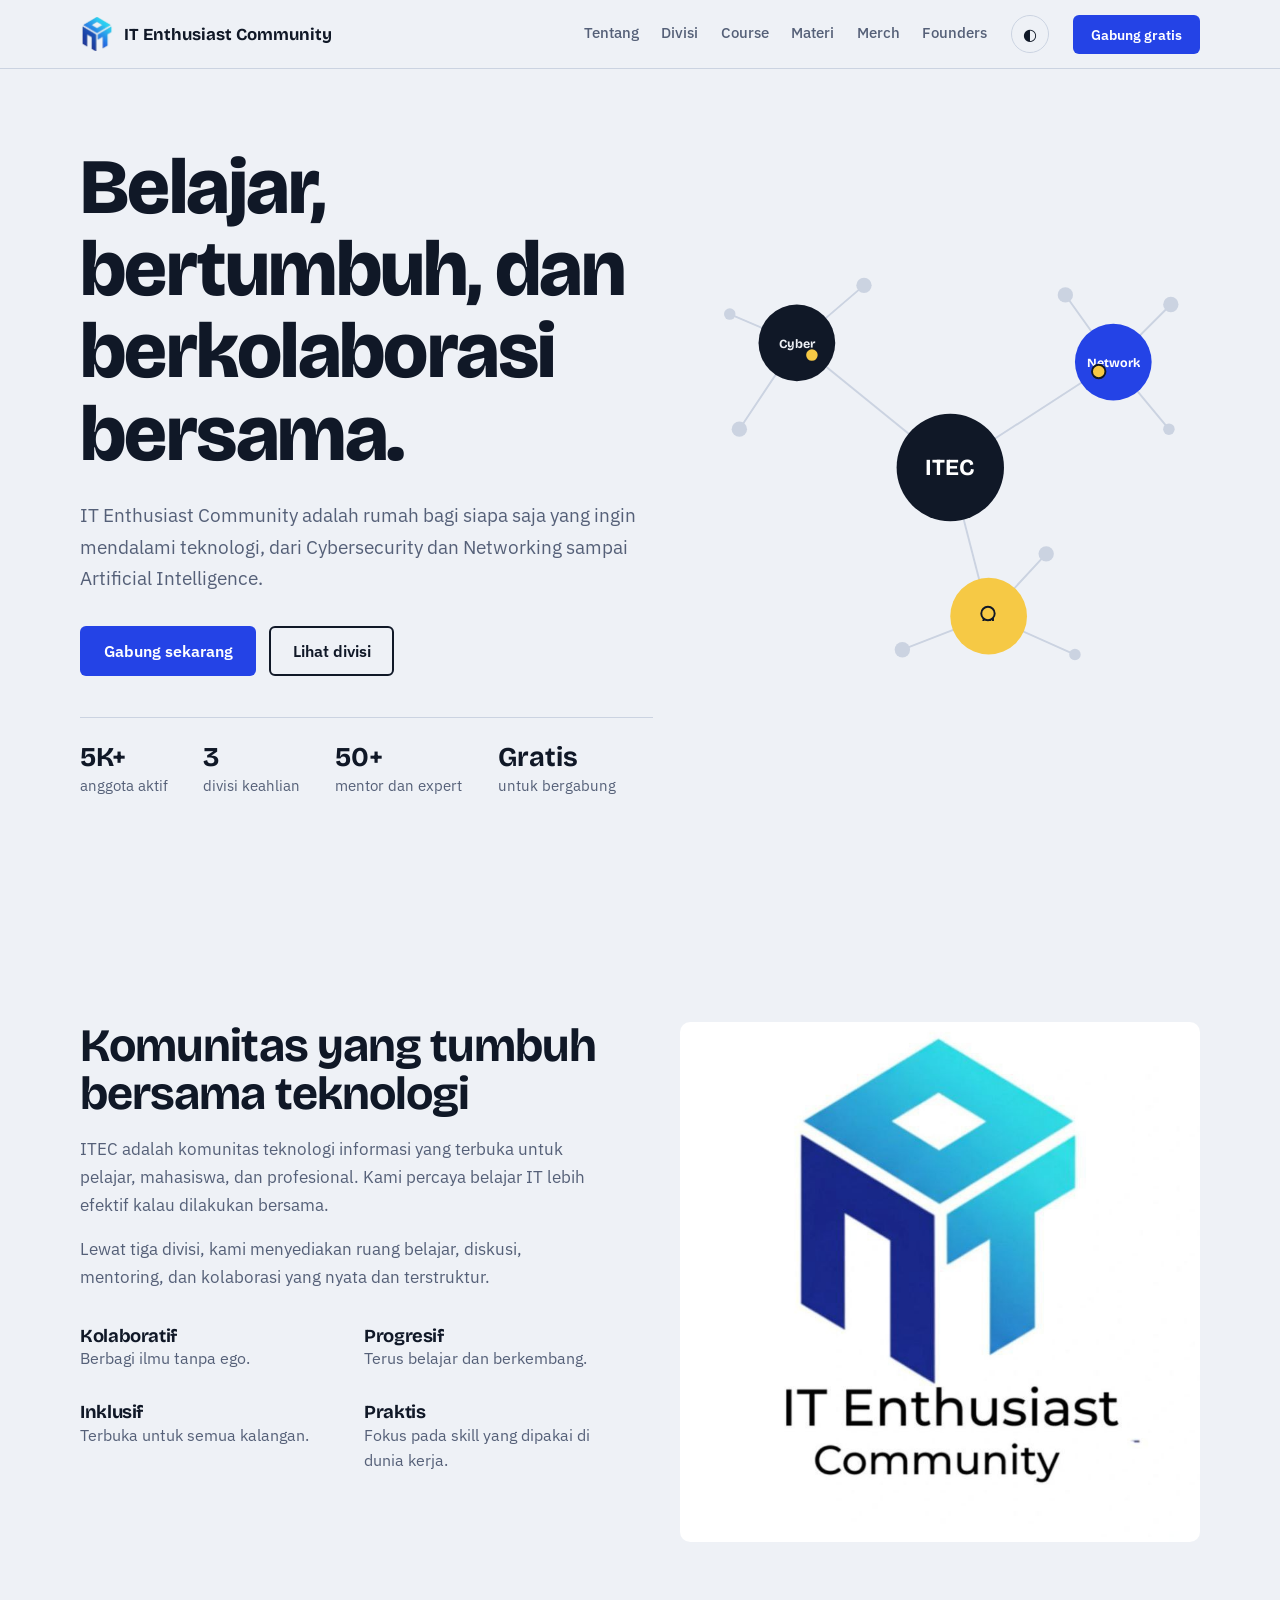
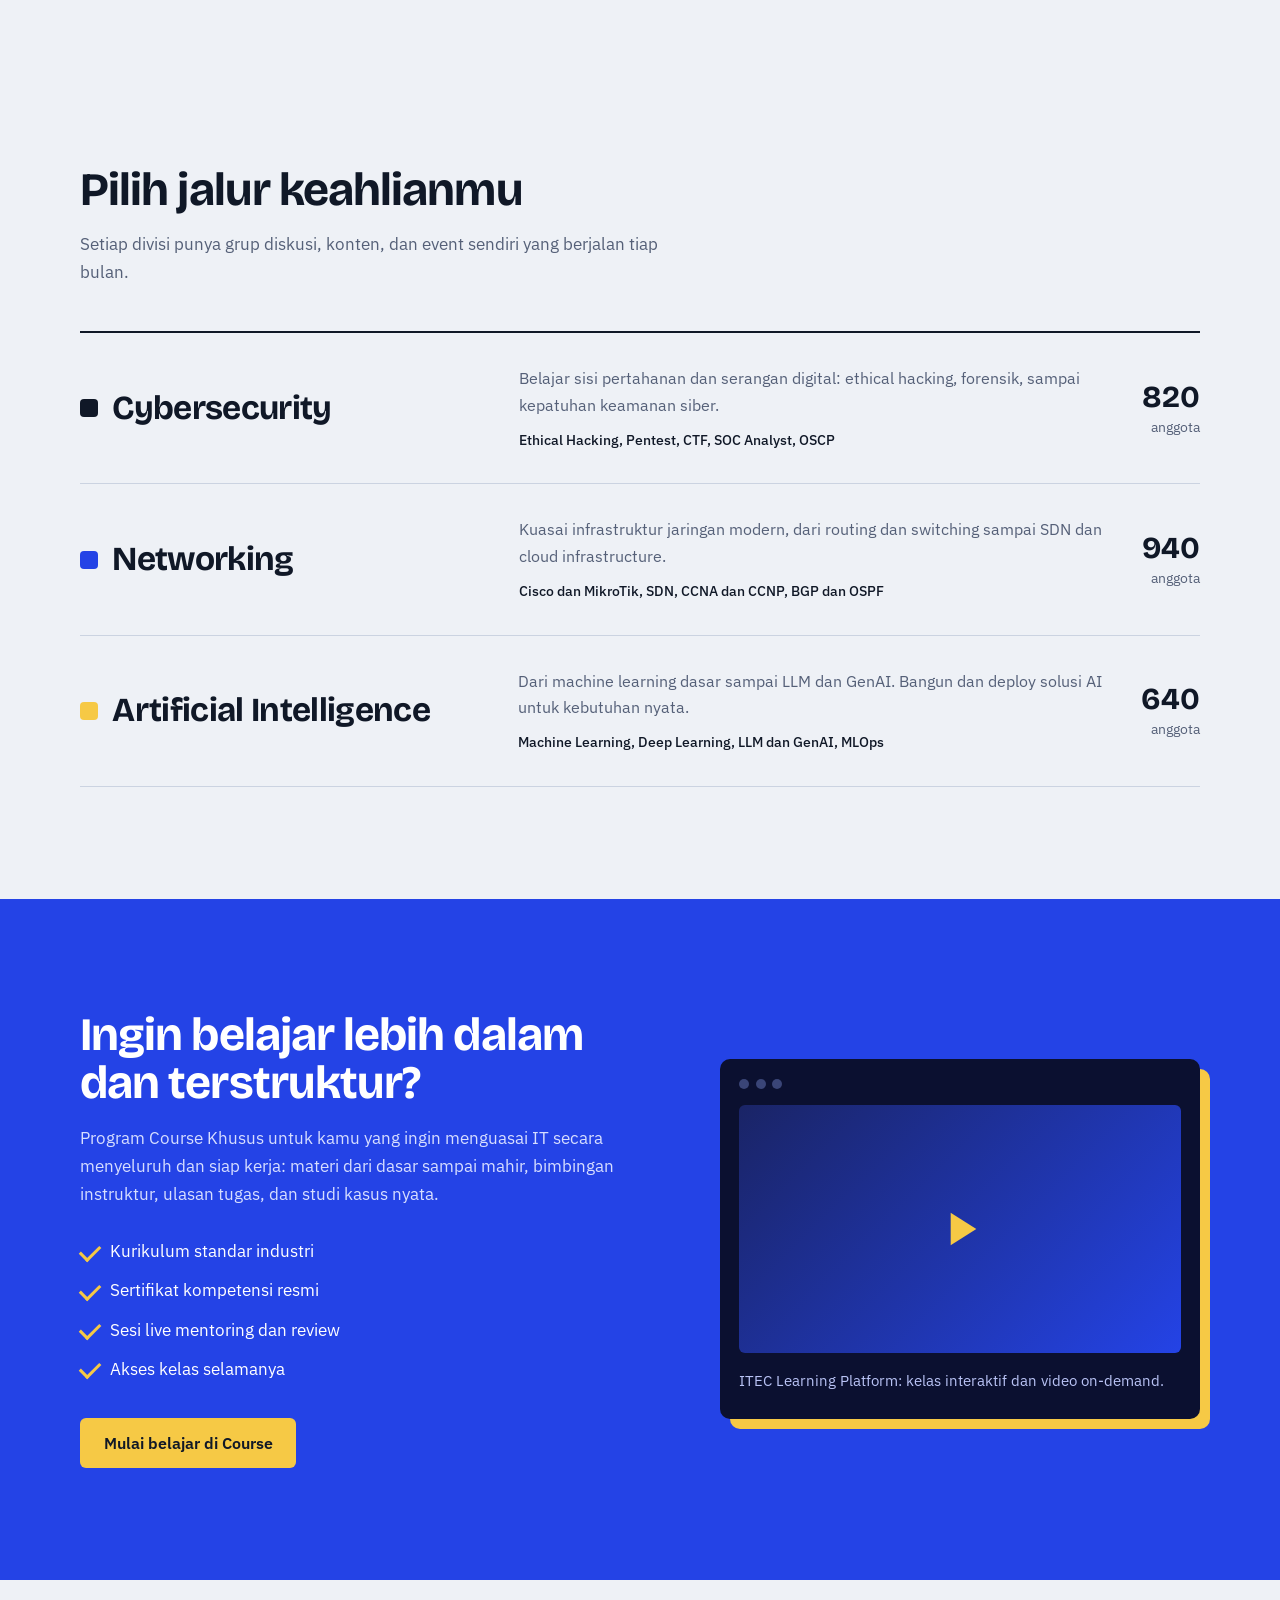
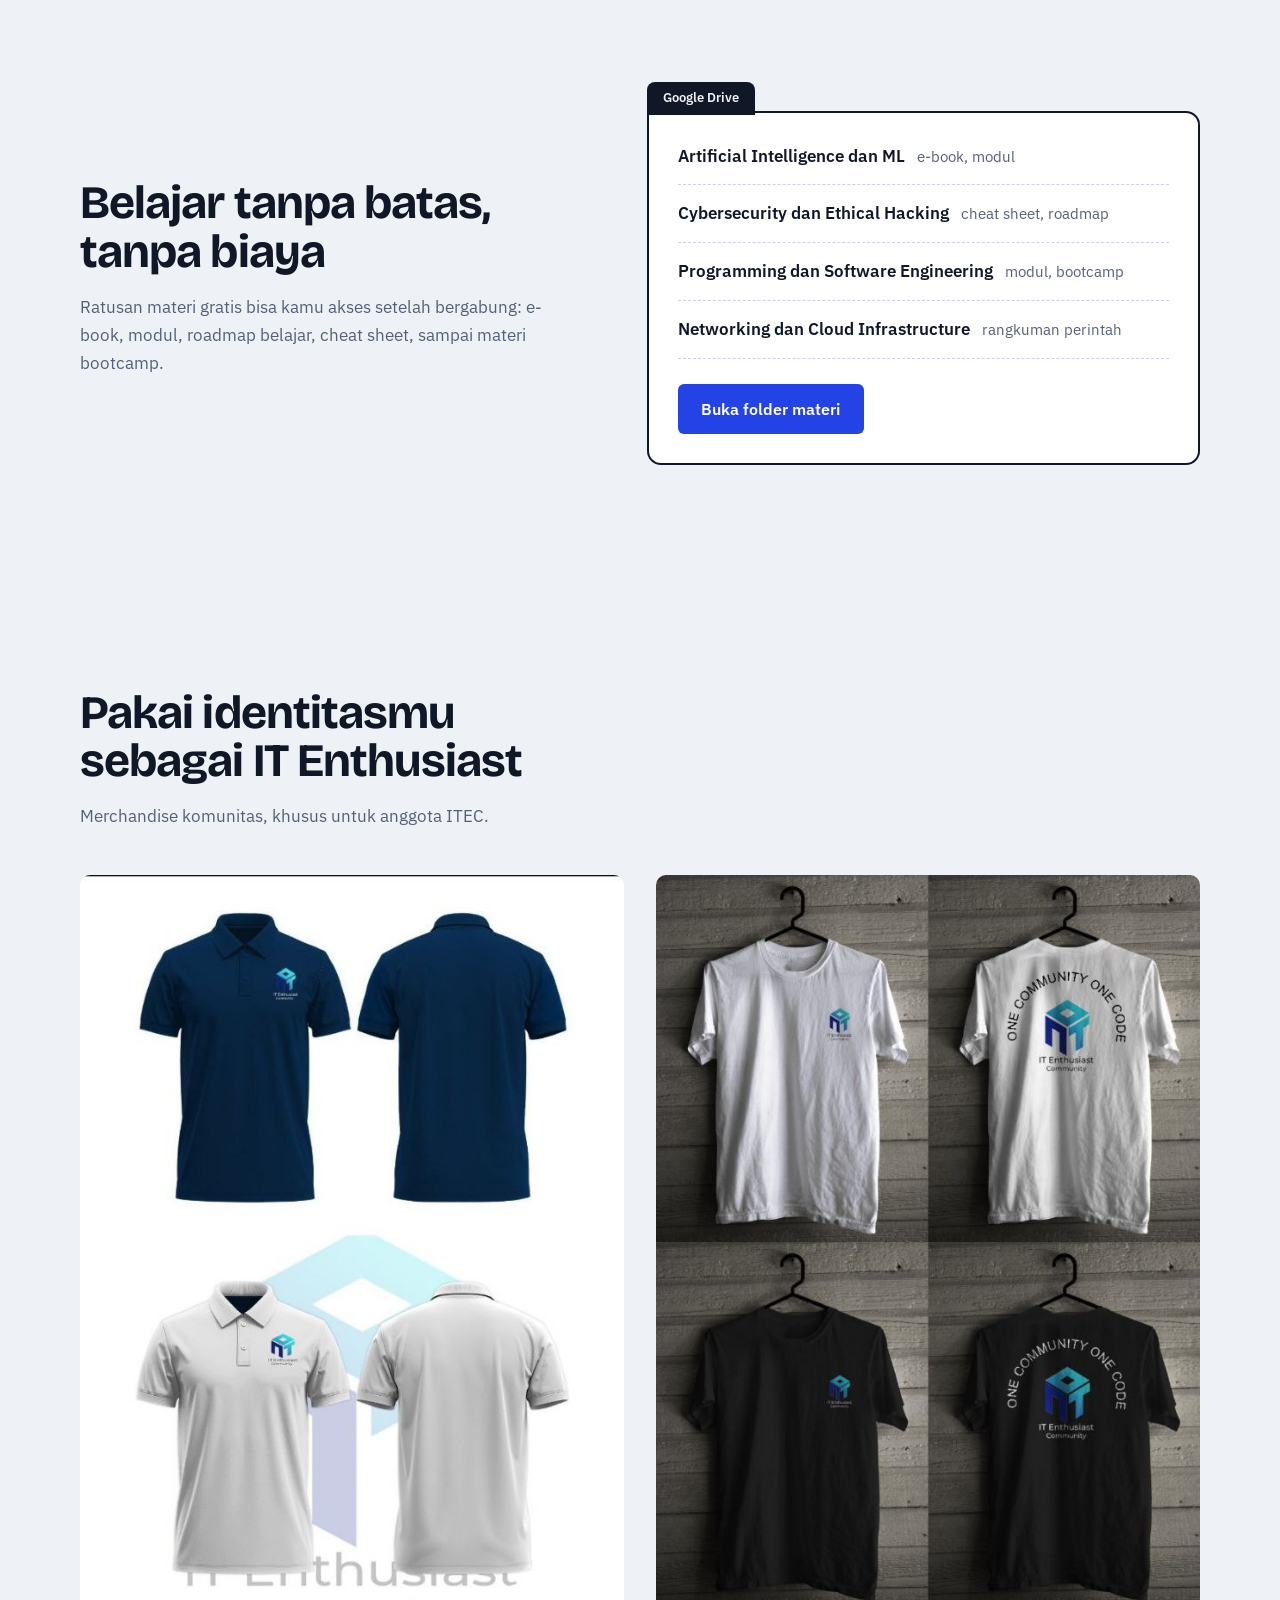
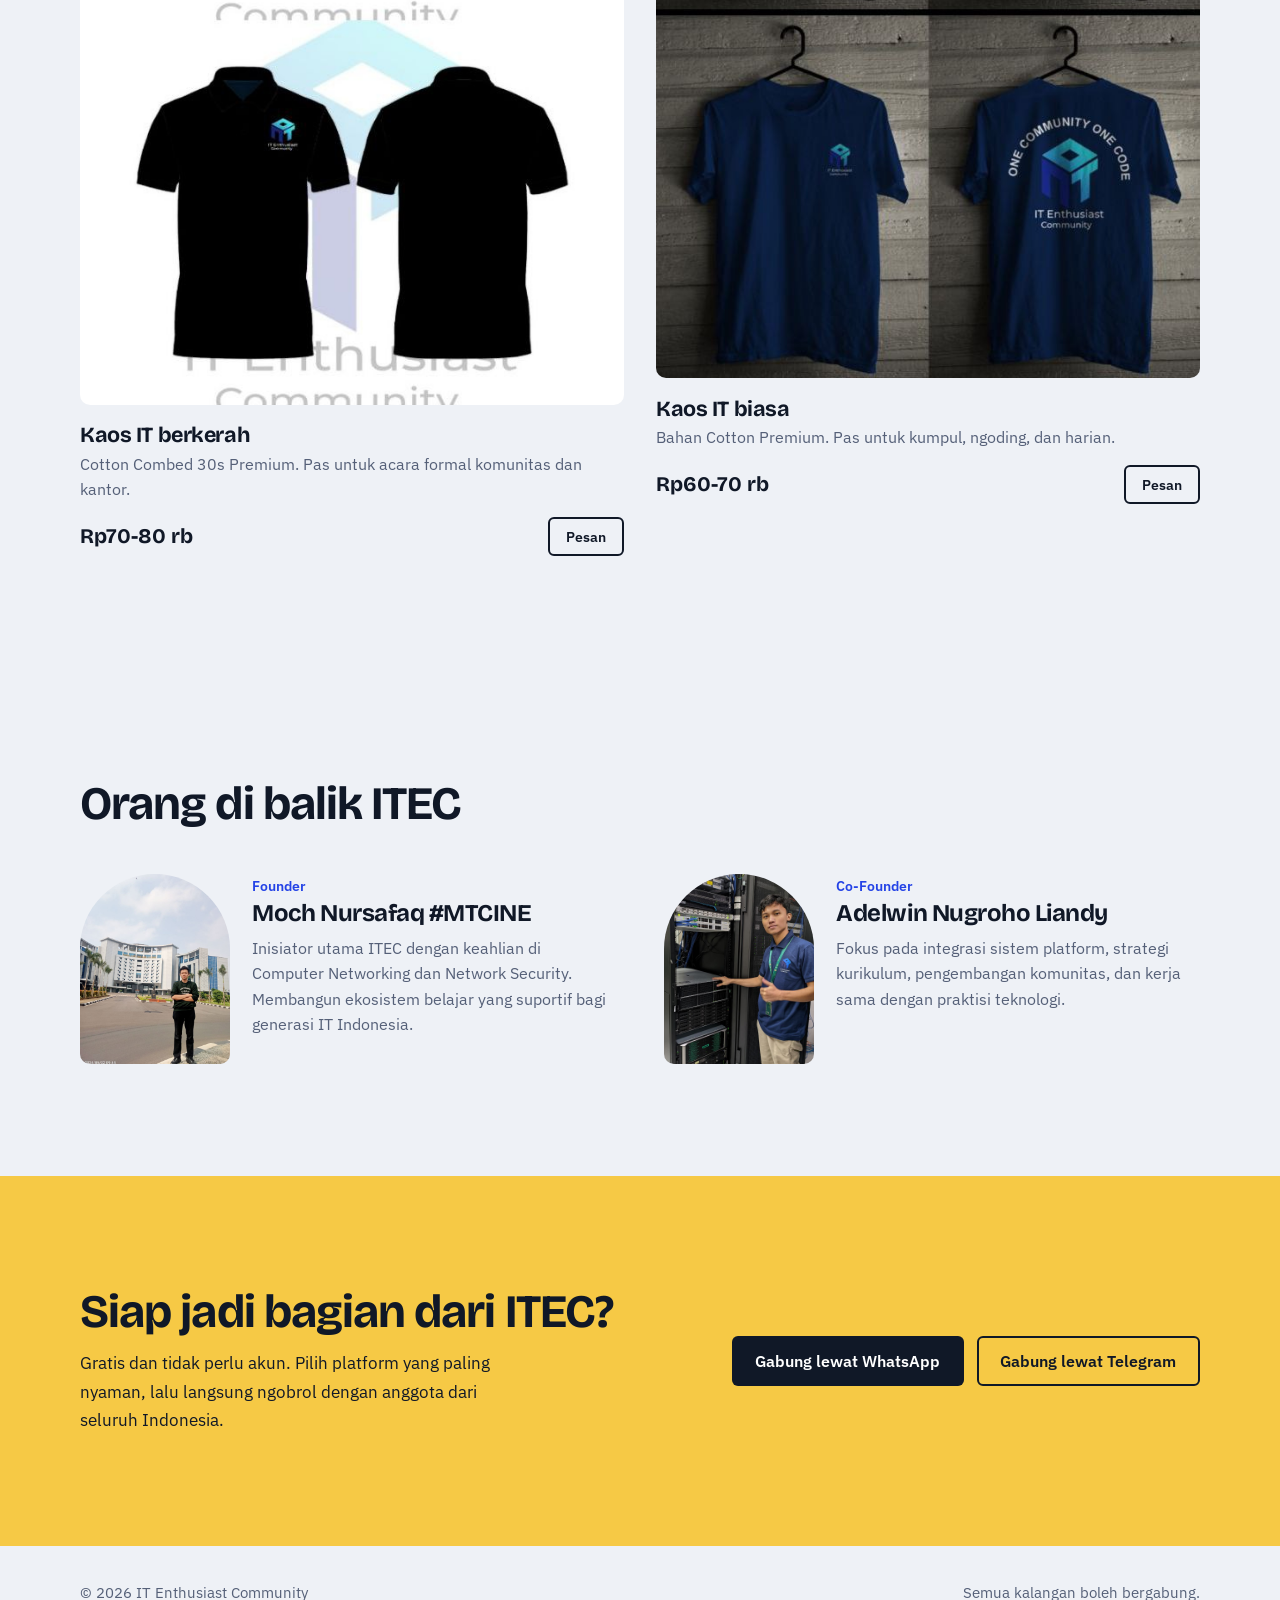
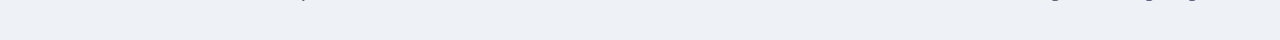
<file: index.html>
<!DOCTYPE html>
<html lang="id">
<head>
<meta charset="utf-8">
<meta name="viewport" content="width=device-width, initial-scale=1">
<title>IT Enthusiast Community</title>
<link rel="icon" type="image/png" href="logo_icon.png">
<link rel="apple-touch-icon" href="logo_icon.png">
<meta name="description" content="Komunitas teknologi informasi gratis untuk belajar Cybersecurity, Networking, dan Artificial Intelligence bersama.">
<link rel="preconnect" href="https://fonts.googleapis.com">
<link rel="preconnect" href="https://fonts.gstatic.com" crossorigin>
<link href="https://fonts.googleapis.com/css2?family=Bricolage+Grotesque:opsz,wght@12..96,500;12..96,700;12..96,800&family=IBM+Plex+Sans:wght@400;500;600&display=swap" rel="stylesheet">
<style>
:root{
  --paper:#EEF1F6; --surface:#FFFFFF; --text:#101827; --mute:#556078; --line:#CBD3E1;
  --cobalt:#2443E6; --cobalt-text:#2443E6; --sun:#F6C945; --node:#101827; --on-node:#FFFFFF;
  --display:"Bricolage Grotesque","Arial Narrow",Arial,sans-serif;
  --body:"IBM Plex Sans",system-ui,-apple-system,"Segoe UI",Roboto,sans-serif;
  color-scheme:light;
}
@media (prefers-color-scheme:dark){
  :root:not([data-theme="light"]){
    --paper:#0D1220; --surface:#151C2F; --text:#E8ECF5; --mute:#9BA6BD; --line:#2A3550;
    --cobalt-text:#7D93FF; --node:#E8ECF5; --on-node:#0D1220; color-scheme:dark;
  }
}
:root[data-theme="dark"]{
  --paper:#0D1220; --surface:#151C2F; --text:#E8ECF5; --mute:#9BA6BD; --line:#2A3550;
  --cobalt-text:#7D93FF; --node:#E8ECF5; --on-node:#0D1220; color-scheme:dark;
}
*{box-sizing:border-box;margin:0}
html{scroll-behavior:smooth;scroll-padding-top:84px}
body{background:var(--paper);color:var(--text);font:400 1.0625rem/1.65 var(--body);-webkit-font-smoothing:antialiased}
img{max-width:100%;display:block}
a{color:inherit}
:focus-visible{outline:3px solid var(--cobalt-text);outline-offset:3px;border-radius:4px}
.wrap{width:min(1120px,100% - 2.5rem);margin-inline:auto}
h1,h2,h3{font-family:var(--display);line-height:1.05;letter-spacing:-.02em}
h1{font-size:clamp(2.6rem,6.4vw,4.9rem);font-weight:800}
h2{font-size:clamp(1.9rem,4vw,2.9rem);font-weight:700;max-width:18ch}
h3{font-size:1.5rem;font-weight:700}
p{max-width:62ch}
section{padding:clamp(4rem,9vw,7rem) 0}
.lead{color:var(--mute);margin-top:1rem}

/* header */
header{position:sticky;top:0;z-index:20;background:color-mix(in srgb,var(--paper) 92%,transparent);backdrop-filter:blur(8px);border-bottom:1px solid var(--line)}
.bar{display:flex;align-items:center;gap:1.5rem;min-height:68px}
.brand{display:flex;align-items:center;gap:.6rem;font:700 1.05rem var(--display);text-decoration:none}
.brand img{width:34px;height:34px;border-radius:8px;object-fit:cover}
nav{display:flex;gap:1.4rem;margin-left:auto;font-size:.95rem;font-weight:500}
nav a{text-decoration:none;color:var(--mute);padding:.3rem 0;border-bottom:2px solid transparent}
nav a:hover{color:var(--text);border-color:var(--sun)}
.btn{display:inline-block;font:600 .98rem var(--body);padding:.8rem 1.35rem;border-radius:6px;text-decoration:none;border:2px solid transparent;cursor:pointer;transition:transform .15s}
.btn:hover{transform:translateY(-2px)}
.btn-main{background:var(--cobalt);color:#fff}
.btn-sun{background:var(--sun);color:#101827}
.btn-line{border-color:var(--text);color:var(--text);background:transparent}
.btn-sm{padding:.5rem 1rem;font-size:.9rem}
.mode{background:none;border:1px solid var(--line);color:var(--text);width:38px;height:38px;border-radius:50%;cursor:pointer;font-size:1rem}

/* hero */
.hero{padding-top:clamp(2.5rem,6vw,5rem)}
.hero .wrap{display:grid;grid-template-columns:1.15fr 1fr;gap:3rem;align-items:center}
.hero p{margin:1.5rem 0 2rem;font-size:1.2rem;color:var(--mute)}
.actions{display:flex;gap:.8rem;flex-wrap:wrap}
.facts{display:flex;gap:2.2rem;flex-wrap:wrap;margin-top:2.6rem;padding-top:1.4rem;border-top:1px solid var(--line);font-size:.95rem;color:var(--mute)}
.facts b{display:block;font:700 1.7rem var(--display);color:var(--text)}
.graph{width:100%;height:auto}
.graph text{font-family:var(--display);font-weight:700}
.graph .edge{stroke:var(--line);stroke-width:2}

/* about */
.about .wrap{display:grid;grid-template-columns:1fr 1fr;gap:4rem;align-items:start}
.about p+p{margin-top:1rem}
.values{display:grid;grid-template-columns:1fr 1fr;gap:2rem 2.5rem;margin-top:2.2rem}
.values h3{font-size:1.15rem}
.values p{font-size:.97rem;color:var(--mute)}
.about img{border-radius:10px;width:100%;max-width:520px;height:auto;background:#fff;justify-self:end}

/* divisions */
.rows{margin-top:2.8rem;border-top:2px solid var(--text)}
.row{display:grid;grid-template-columns:minmax(0,1.1fr) minmax(0,1.6fr) auto;gap:2rem;align-items:center;padding:2rem 0;border-bottom:1px solid var(--line)}
.row h3{display:flex;align-items:center;gap:.9rem;font-size:clamp(1.5rem,3vw,2.1rem)}
.row h3 i{width:18px;height:18px;border-radius:4px;flex:none;background:var(--c)}
.row p{color:var(--mute);font-size:1rem}
.row small{display:block;margin-top:.6rem;font-size:.9rem;color:var(--text);font-weight:500}
.count{text-align:right;font-size:.9rem;color:var(--mute)}
.count b{display:block;font:700 1.9rem var(--display);color:var(--text)}

/* course */
.course{background:var(--cobalt);color:#fff}
.course .wrap{display:grid;grid-template-columns:1.2fr 1fr;gap:4rem;align-items:center}
.course .lead{color:#D7DEFF}
.ticks{list-style:none;padding:0;margin:1.8rem 0 2.2rem;display:grid;gap:.7rem}
.ticks li{padding-left:1.9rem;position:relative}
.ticks li::before{content:"";position:absolute;left:0;top:.45em;width:1.05rem;height:.55rem;border-left:3px solid var(--sun);border-bottom:3px solid var(--sun);transform:rotate(-45deg)}
.screen{background:#0B1030;border-radius:10px;padding:1.2rem 1.2rem 1.6rem;box-shadow:10px 10px 0 var(--sun)}
.screen .dots{display:flex;gap:.4rem;margin-bottom:1rem}
.screen .dots span{width:10px;height:10px;border-radius:50%;background:#3A4577}
.screen .play{aspect-ratio:16/9;border-radius:6px;background:linear-gradient(135deg,#1A2466,#2443E6);display:grid;place-items:center}
.screen .play svg{width:56px;fill:var(--sun)}
.screen p{margin-top:1rem;font-size:.92rem;color:#B9C3F5}

/* materi */
.materi .wrap{display:grid;grid-template-columns:1fr 1.1fr;gap:4rem;align-items:center}
.folder{background:var(--surface);border:2px solid var(--text);border-radius:4px 14px 14px 14px;padding:1.8rem;position:relative;margin-top:1.2rem}
.folder::before{content:"Google Drive";position:absolute;top:-1.95rem;left:-2px;background:var(--text);color:var(--paper);font-size:.82rem;font-weight:600;padding:.35rem 1rem;border-radius:8px 8px 0 0}
.folder ul{list-style:none;padding:0;display:grid;gap:.9rem;margin-bottom:1.6rem}
.folder li{display:flex;gap:.8rem;align-items:baseline;padding-bottom:.9rem;border-bottom:1px dashed var(--line)}
.folder li span{font-weight:600}
.folder li em{font-style:normal;color:var(--mute);font-size:.92rem}

/* merch */
.merch-grid{display:grid;grid-template-columns:1fr 1fr;gap:2rem;margin-top:2.8rem;align-items:start}
.item{display:grid;grid-template-columns:1fr;gap:1.2rem}
.item img{width:100%;height:auto;border-radius:10px;background:var(--line)}
.item h3{font-size:1.35rem}
.item p{color:var(--mute);font-size:.97rem;margin:.3rem 0 .9rem}
.price{display:flex;align-items:center;justify-content:space-between;gap:1rem}
.price b{font:700 1.3rem var(--display)}

/* founders */
.people{display:grid;grid-template-columns:1fr 1fr;gap:3rem;margin-top:2.8rem}
.person{display:grid;grid-template-columns:150px 1fr;gap:1.4rem;align-items:start}
.person img{width:150px;height:190px;object-fit:cover;border-radius:75px 75px 10px 10px;background:var(--line)}
.person .role{font-size:.9rem;font-weight:600;color:var(--cobalt-text);margin-bottom:.2rem}
.person p{font-size:.97rem;color:var(--mute);margin-top:.6rem}

/* join */
.join{background:var(--sun);color:#101827}
.join .wrap{display:flex;gap:2.5rem;justify-content:space-between;align-items:center;flex-wrap:wrap}
.join p{margin-top:.8rem;max-width:44ch}
.join .btn-line{border-color:#101827;color:#101827}
.join .btn-main{background:#101827;color:#fff}

footer{padding:2.2rem 0;font-size:.92rem;color:var(--mute)}
footer .wrap{display:flex;justify-content:space-between;gap:1rem;flex-wrap:wrap}

@media (max-width:860px){
  .hero .wrap,.about .wrap,.course .wrap,.materi .wrap,.people{grid-template-columns:1fr}
  .row{grid-template-columns:1fr;gap:.8rem}
  .count{text-align:left}
  .bar{flex-wrap:wrap;padding:.6rem 0;gap:.6rem 1rem}
  nav{order:3;width:100%;margin:0;overflow-x:auto;gap:1.2rem;padding-bottom:.3rem}
  .bar .btn-sm{margin-left:auto}
  .hero .art{max-width:420px}
}
@media (max-width:560px){
  html{scroll-padding-top:112px}
  .bar{gap:.4rem .8rem;padding:.5rem 0 .3rem}
  .brand{font-size:.95rem}
  .bar .btn-sm{display:none}
  .mode{margin-left:auto}
  nav{font-size:.9rem;gap:1.1rem}
  h1{font-size:2.4rem}
  .hero p{font-size:1.08rem}
  .facts{display:grid;grid-template-columns:1fr 1fr;gap:1.3rem 1rem}
  .facts b{font-size:1.5rem}
  .actions .btn{flex:1 1 100%;text-align:center}
  .merch-grid,.values{grid-template-columns:1fr}
  .person{grid-template-columns:110px 1fr}
  .person img{width:110px;height:150px;border-radius:55px 55px 10px 10px}
}
@media (prefers-reduced-motion:reduce){html{scroll-behavior:auto}.btn{transition:none}}
</style>
</head>
<body>

<header>
  <div class="wrap bar">
    <a class="brand" href="#top"><img src="logo_icon.png" alt="" width="34" height="34">IT Enthusiast Community</a>
    <nav aria-label="Menu utama">
      <a href="#tentang">Tentang</a>
      <a href="#divisi">Divisi</a>
      <a href="#course">Course</a>
      <a href="#materi">Materi</a>
      <a href="#merch">Merch</a>
      <a href="#founders">Founders</a>
    </nav>
    <button class="mode" id="mode" type="button" aria-label="Ganti tema terang atau gelap">◐</button>
    <a class="btn btn-main btn-sm" href="#gabung">Gabung gratis</a>
  </div>
</header>

<main id="top">
<section class="hero">
  <div class="wrap">
    <div>
      <h1>Belajar, bertumbuh, dan berkolaborasi bersama.</h1>
      <p>IT Enthusiast Community adalah rumah bagi siapa saja yang ingin mendalami teknologi, dari Cybersecurity dan Networking sampai Artificial Intelligence.</p>
      <div class="actions">
        <a class="btn btn-main" href="#gabung">Gabung sekarang</a>
        <a class="btn btn-line" href="#divisi">Lihat divisi</a>
      </div>
      <div class="facts">
        <div><b>5K+</b>anggota aktif</div>
        <div><b>3</b>divisi keahlian</div>
        <div><b>50+</b>mentor dan expert</div>
        <div><b>Gratis</b>untuk bergabung</div>
      </div>
    </div>
    <div class="art">
      <svg class="graph" viewBox="0 0 520 460" role="img" aria-label="Diagram ITEC sebagai pusat yang terhubung ke tiga divisi: Cybersecurity, Networking, dan Artificial Intelligence">
        <g class="edge">
          <path id="p1" d="M260 230 L100 100" fill="none"/>
          <path id="p2" d="M260 230 L430 120" fill="none"/>
          <path id="p3" d="M260 230 L300 385" fill="none"/>
          <path d="M100 100 L40 190M100 100 L170 40M100 100 L30 70" fill="none"/>
          <path d="M430 120 L490 60M430 120 L488 190M430 120 L380 50" fill="none"/>
          <path d="M300 385 L210 420M300 385 L390 425M300 385 L360 320" fill="none"/>
        </g>
        <g fill="var(--line)">
          <circle cx="40" cy="190" r="8"/><circle cx="170" cy="40" r="8"/><circle cx="30" cy="70" r="6"/>
          <circle cx="490" cy="60" r="8"/><circle cx="488" cy="190" r="6"/><circle cx="380" cy="50" r="8"/>
          <circle cx="210" cy="420" r="8"/><circle cx="390" cy="425" r="6"/><circle cx="360" cy="320" r="8"/>
        </g>
        <circle cx="100" cy="100" r="40" fill="var(--text)"/>
        <circle cx="430" cy="120" r="40" fill="var(--cobalt)"/>
        <circle cx="300" cy="385" r="40" fill="var(--sun)"/>
        <circle cx="260" cy="230" r="56" fill="var(--node)"/>
        <text x="260" y="238" text-anchor="middle" font-size="24" fill="var(--on-node)">ITEC</text>
        <text x="100" y="105" text-anchor="middle" font-size="13" fill="var(--paper)">Cyber</text>
        <text x="430" y="125" text-anchor="middle" font-size="13" fill="#fff">Network</text>
        <text x="300" y="390" text-anchor="middle" font-size="14" fill="#101827">AI</text>
        <g class="packet" fill="var(--sun)" stroke="#101827" stroke-width="2">
          <circle r="7"><animateMotion dur="3.4s" repeatCount="indefinite" keyPoints="0;1;0" keyTimes="0;.5;1" calcMode="linear"><mpath href="#p1"/></animateMotion></circle>
          <circle r="7"><animateMotion dur="4.1s" repeatCount="indefinite" keyPoints="0;1;0" keyTimes="0;.5;1" calcMode="linear"><mpath href="#p2"/></animateMotion></circle>
          <circle r="7"><animateMotion dur="3.8s" repeatCount="indefinite" keyPoints="0;1;0" keyTimes="0;.5;1" calcMode="linear"><mpath href="#p3"/></animateMotion></circle>
        </g>
      </svg>
    </div>
  </div>
</section>

<section class="about" id="tentang">
  <div class="wrap">
    <div>
      <h2>Komunitas yang tumbuh bersama teknologi</h2>
      <p class="lead">ITEC adalah komunitas teknologi informasi yang terbuka untuk pelajar, mahasiswa, dan profesional. Kami percaya belajar IT lebih efektif kalau dilakukan bersama.</p>
      <p class="lead">Lewat tiga divisi, kami menyediakan ruang belajar, diskusi, mentoring, dan kolaborasi yang nyata dan terstruktur.</p>
      <div class="values">
        <div><h3>Kolaboratif</h3><p>Berbagi ilmu tanpa ego.</p></div>
        <div><h3>Progresif</h3><p>Terus belajar dan berkembang.</p></div>
        <div><h3>Inklusif</h3><p>Terbuka untuk semua kalangan.</p></div>
        <div><h3>Praktis</h3><p>Fokus pada skill yang dipakai di dunia kerja.</p></div>
      </div>
    </div>
    <img src="logo%20itec.jpg" alt="Logo IT Enthusiast Community" loading="lazy">
  </div>
</section>

<section id="divisi">
  <div class="wrap">
    <h2>Pilih jalur keahlianmu</h2>
    <p class="lead">Setiap divisi punya grup diskusi, konten, dan event sendiri yang berjalan tiap bulan.</p>
    <div class="rows">
      <article class="row" style="--c:var(--text)">
        <h3><i></i>Cybersecurity</h3>
        <div><p>Belajar sisi pertahanan dan serangan digital: ethical hacking, forensik, sampai kepatuhan keamanan siber.</p><small>Ethical Hacking, Pentest, CTF, SOC Analyst, OSCP</small></div>
        <div class="count"><b>820</b>anggota</div>
      </article>
      <article class="row" style="--c:var(--cobalt)">
        <h3><i></i>Networking</h3>
        <div><p>Kuasai infrastruktur jaringan modern, dari routing dan switching sampai SDN dan cloud infrastructure.</p><small>Cisco dan MikroTik, SDN, CCNA dan CCNP, BGP dan OSPF</small></div>
        <div class="count"><b>940</b>anggota</div>
      </article>
      <article class="row" style="--c:var(--sun)">
        <h3><i></i>Artificial Intelligence</h3>
        <div><p>Dari machine learning dasar sampai LLM dan GenAI. Bangun dan deploy solusi AI untuk kebutuhan nyata.</p><small>Machine Learning, Deep Learning, LLM dan GenAI, MLOps</small></div>
        <div class="count"><b>640</b>anggota</div>
      </article>
    </div>
  </div>
</section>

<section class="course" id="course">
  <div class="wrap">
    <div>
      <h2>Ingin belajar lebih dalam dan terstruktur?</h2>
      <p class="lead">Program Course Khusus untuk kamu yang ingin menguasai IT secara menyeluruh dan siap kerja: materi dari dasar sampai mahir, bimbingan instruktur, ulasan tugas, dan studi kasus nyata.</p>
      <ul class="ticks">
        <li>Kurikulum standar industri</li>
        <li>Sertifikat kompetensi resmi</li>
        <li>Sesi live mentoring dan review</li>
        <li>Akses kelas selamanya</li>
      </ul>
      <a class="btn btn-sun" href="https://course.it-enthusiast.site" target="_blank" rel="noopener">Mulai belajar di Course</a>
    </div>
    <div class="screen" aria-hidden="true">
      <div class="dots"><span></span><span></span><span></span></div>
      <div class="play"><svg viewBox="0 0 24 24"><path d="M8 5v14l11-7z"/></svg></div>
      <p>ITEC Learning Platform: kelas interaktif dan video on-demand.</p>
    </div>
  </div>
</section>

<section class="materi" id="materi">
  <div class="wrap">
    <div>
      <h2>Belajar tanpa batas, tanpa biaya</h2>
      <p class="lead">Ratusan materi gratis bisa kamu akses setelah bergabung: e-book, modul, roadmap belajar, cheat sheet, sampai materi bootcamp.</p>
    </div>
    <div class="folder">
      <ul>
        <li><span>Artificial Intelligence dan ML</span><em>e-book, modul</em></li>
        <li><span>Cybersecurity dan Ethical Hacking</span><em>cheat sheet, roadmap</em></li>
        <li><span>Programming dan Software Engineering</span><em>modul, bootcamp</em></li>
        <li><span>Networking dan Cloud Infrastructure</span><em>rangkuman perintah</em></li>
      </ul>
      <a class="btn btn-main" href="https://drive.google.com/drive/folders/1Owcx8GiqA0IBj8JUUFs4RqbO1tUKIkRO?usp=drive_link" target="_blank" rel="noopener">Buka folder materi</a>
    </div>
  </div>
</section>

<section id="merch">
  <div class="wrap">
    <h2>Pakai identitasmu sebagai IT Enthusiast</h2>
    <p class="lead">Merchandise komunitas, khusus untuk anggota ITEC.</p>
    <div class="merch-grid">
      <article class="item">
        <img src="Kaos%20berkerah.jpg" alt="Kaos IT berkerah" loading="lazy">
        <div>
          <h3>Kaos IT berkerah</h3>
          <p>Cotton Combed 30s Premium. Pas untuk acara formal komunitas dan kantor.</p>
          <div class="price"><b>Rp70-80 rb</b><a class="btn btn-line btn-sm" href="#gabung">Pesan</a></div>
        </div>
      </article>
      <article class="item">
        <img src="Kaos%20biasa.jpg" alt="Kaos IT biasa" loading="lazy">
        <div>
          <h3>Kaos IT biasa</h3>
          <p>Bahan Cotton Premium. Pas untuk kumpul, ngoding, dan harian.</p>
          <div class="price"><b>Rp60-70 rb</b><a class="btn btn-line btn-sm" href="#gabung">Pesan</a></div>
        </div>
      </article>
    </div>
  </div>
</section>

<section id="founders">
  <div class="wrap">
    <h2>Orang di balik ITEC</h2>
    <div class="people">
      <article class="person">
        <img src="foto-nursafaq.jpg" alt="Moch Nursafaq" loading="lazy">
        <div>
          <div class="role">Founder</div>
          <h3>Moch Nursafaq #MTCINE</h3>
          <p>Inisiator utama ITEC dengan keahlian di Computer Networking dan Network Security. Membangun ekosistem belajar yang suportif bagi generasi IT Indonesia.</p>
        </div>
      </article>
      <article class="person">
        <img src="foto-adelwin.jpg" alt="Adelwin Nugroho Liandy" loading="lazy">
        <div>
          <div class="role">Co-Founder</div>
          <h3>Adelwin Nugroho Liandy</h3>
          <p>Fokus pada integrasi sistem platform, strategi kurikulum, pengembangan komunitas, dan kerja sama dengan praktisi teknologi.</p>
        </div>
      </article>
    </div>
  </div>
</section>

<section class="join" id="gabung">
  <div class="wrap">
    <div>
      <h2>Siap jadi bagian dari ITEC?</h2>
      <p>Gratis dan tidak perlu akun. Pilih platform yang paling nyaman, lalu langsung ngobrol dengan anggota dari seluruh Indonesia.</p>
    </div>
    <div class="actions">
      <a class="btn btn-main" href="https://chat.whatsapp.com/KBejc9isPiYHQfjhAVfVUH" target="_blank" rel="noopener">Gabung lewat WhatsApp</a>
      <a class="btn btn-line" href="https://t.me/IT_enthusiast_Community" target="_blank" rel="noopener">Gabung lewat Telegram</a>
    </div>
  </div>
</section>
</main>

<footer>
  <div class="wrap">
    <span>© 2026 IT Enthusiast Community</span>
    <span>Semua kalangan boleh bergabung.</span>
  </div>
</footer>

<script>
(function(){
  var root=document.documentElement,btn=document.getElementById('mode');
  try{var saved=localStorage.getItem('itec-theme');if(saved)root.setAttribute('data-theme',saved);}catch(e){}
  btn.addEventListener('click',function(){
    var dark=root.getAttribute('data-theme')==='dark'||(!root.getAttribute('data-theme')&&matchMedia('(prefers-color-scheme:dark)').matches);
    var next=dark?'light':'dark';
    root.setAttribute('data-theme',next);
    try{localStorage.setItem('itec-theme',next);}catch(e){}
  });
  if(matchMedia('(prefers-reduced-motion:reduce)').matches){
    var p=document.querySelector('.packet');if(p)p.remove();
  }
})();
</script>
</body>
</html>
</file>
